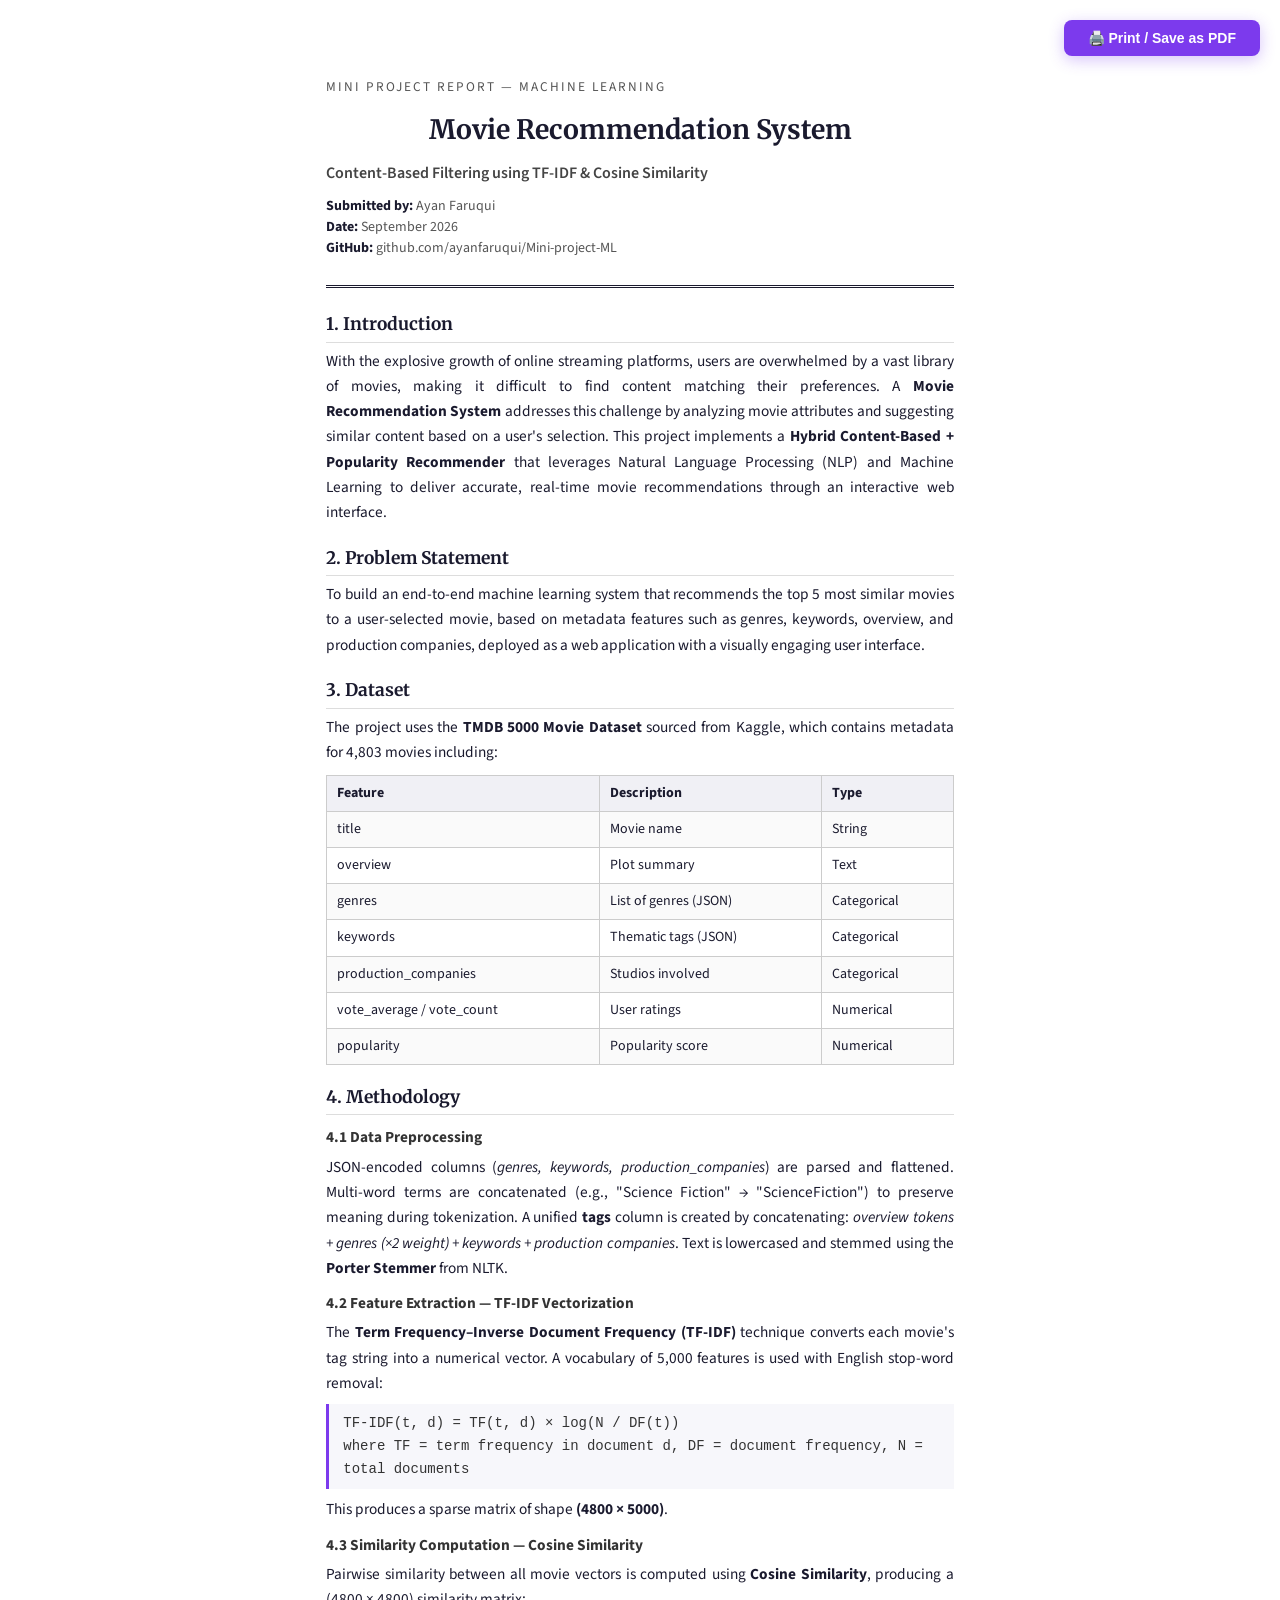
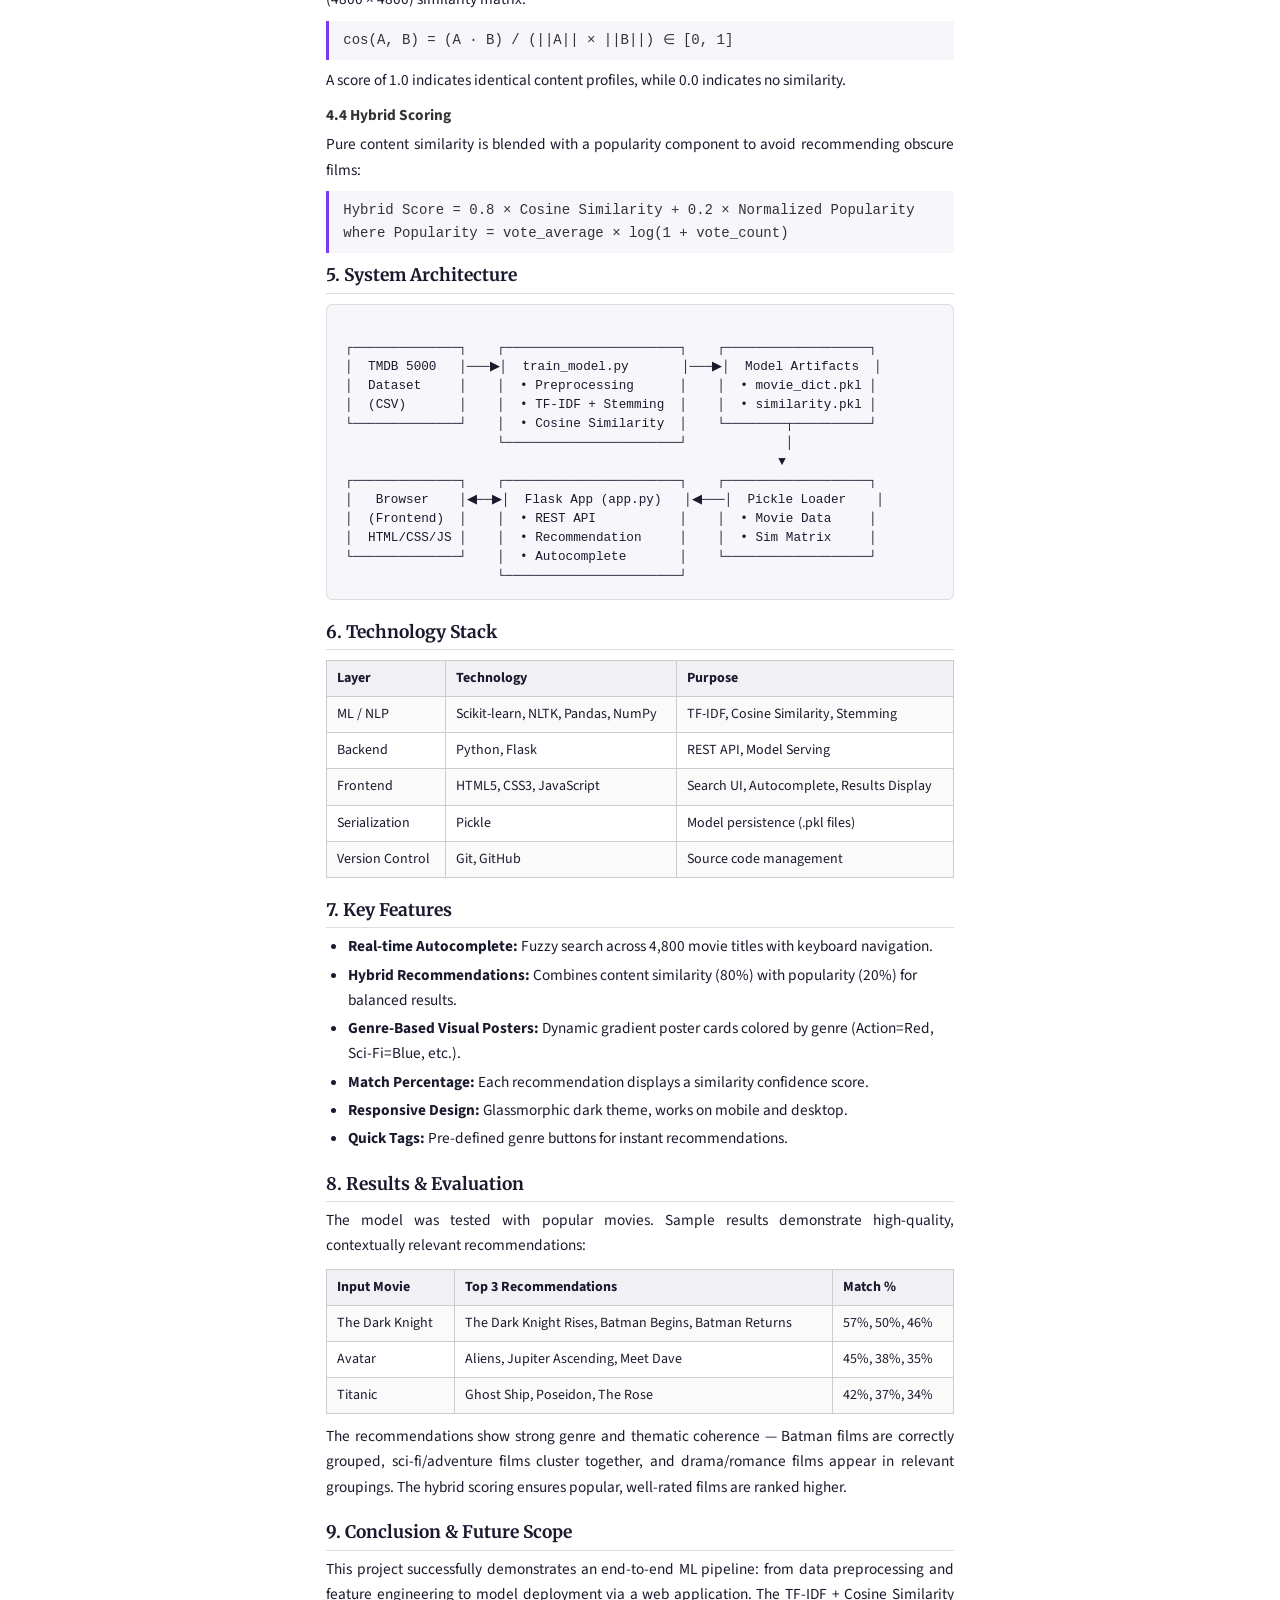
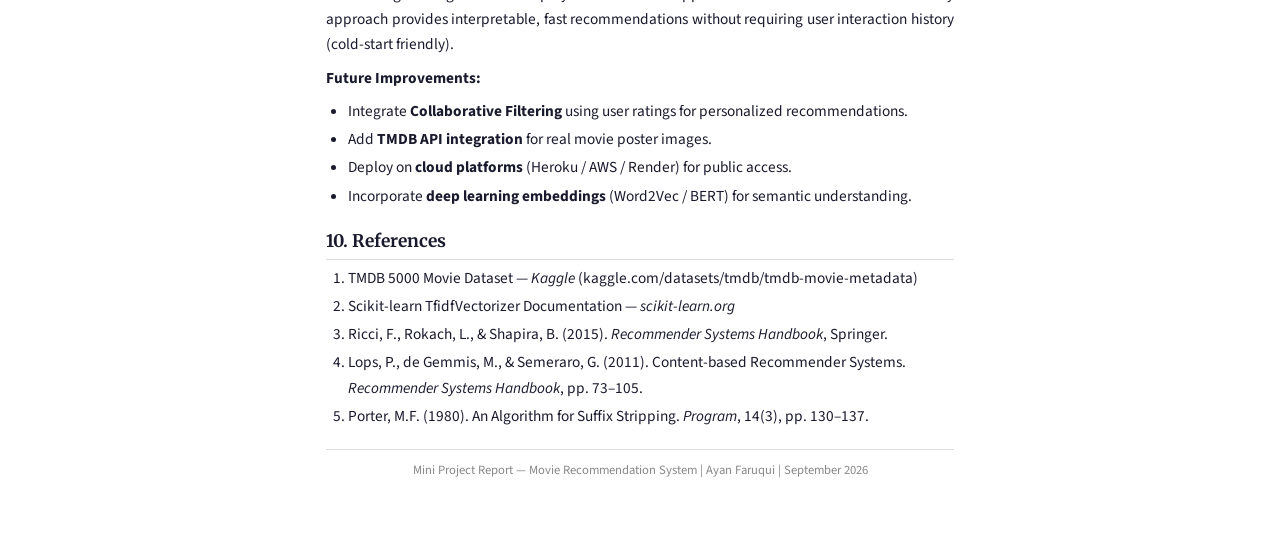
<file: Project_Report.html>
<!DOCTYPE html>
<html lang="en">
<head>
    <meta charset="UTF-8">
    <meta name="viewport" content="width=device-width, initial-scale=1.0">
    <title>Project Report - Movie Recommendation System</title>
    <style>
        @import url('https://fonts.googleapis.com/css2?family=Merriweather:wght@400;700&family=Source+Sans+3:wght@400;600;700&display=swap');

        * { margin: 0; padding: 0; box-sizing: border-box; }

        @page {
            size: A4;
            margin: 2cm 2.2cm;
        }

        body {
            font-family: 'Source Sans 3', 'Segoe UI', Arial, sans-serif;
            font-size: 11.5pt;
            line-height: 1.65;
            color: #1a1a2e;
            background: #fff;
            max-width: 210mm;
            margin: 0 auto;
            padding: 2cm 2.2cm;
        }

        /* ── Header / Title Block ──────────────────────────── */
        .report-header {
            text-align: center;
            border-bottom: 3px double #1a1a2e;
            padding-bottom: 18px;
            margin-bottom: 22px;
        }

        .report-header .institution {
            font-size: 10pt;
            text-transform: uppercase;
            letter-spacing: 2px;
            color: #555;
            margin-bottom: 4px;
        }

        .report-header h1 {
            font-family: 'Merriweather', Georgia, serif;
            font-size: 20pt;
            font-weight: 700;
            color: #1a1a2e;
            margin: 10px 0 8px;
        }

        .report-header .subtitle {
            font-size: 12pt;
            color: #444;
            font-weight: 600;
        }

        .report-header .author-info {
            font-size: 10.5pt;
            color: #555;
            margin-top: 10px;
            line-height: 1.5;
        }

        /* ── Section Headings ──────────────────────────────── */
        h2 {
            font-family: 'Merriweather', Georgia, serif;
            font-size: 13pt;
            font-weight: 700;
            color: #1a1a2e;
            margin-top: 18px;
            margin-bottom: 6px;
            border-bottom: 1.5px solid #ddd;
            padding-bottom: 3px;
        }

        h3 {
            font-size: 11.5pt;
            font-weight: 700;
            color: #333;
            margin-top: 10px;
            margin-bottom: 4px;
        }

        /* ── Body Text ─────────────────────────────────────── */
        p {
            text-align: justify;
            margin-bottom: 8px;
        }

        strong { color: #1a1a2e; }

        /* ── Lists ─────────────────────────────────────────── */
        ul, ol {
            margin-left: 22px;
            margin-bottom: 8px;
        }

        li { margin-bottom: 3px; }

        /* ── Table ─────────────────────────────────────────── */
        table {
            width: 100%;
            border-collapse: collapse;
            margin: 10px 0;
            font-size: 10.5pt;
        }

        table th, table td {
            border: 1px solid #ccc;
            padding: 6px 10px;
            text-align: left;
        }

        table th {
            background: #f0f0f5;
            font-weight: 700;
            color: #1a1a2e;
        }

        table tr:nth-child(even) { background: #fafafa; }

        /* ── Architecture Diagram (ASCII) ──────────────────── */
        .diagram {
            background: #f7f7fb;
            border: 1px solid #ddd;
            border-radius: 6px;
            padding: 14px 18px;
            font-family: 'Consolas', 'Courier New', monospace;
            font-size: 9.5pt;
            line-height: 1.5;
            margin: 10px 0;
            overflow-x: auto;
            white-space: pre;
        }

        /* ── Formula ───────────────────────────────────────── */
        .formula {
            background: #f7f7fb;
            border-left: 3px solid #7c3aed;
            padding: 8px 14px;
            margin: 8px 0;
            font-family: 'Consolas', monospace;
            font-size: 10.5pt;
            color: #333;
        }

        /* ── Page Break ────────────────────────────────────── */
        .page-break {
            page-break-before: always;
            margin-top: 0;
        }

        /* ── Footer ────────────────────────────────────────── */
        .report-footer {
            margin-top: 20px;
            padding-top: 10px;
            border-top: 1px solid #ddd;
            font-size: 9.5pt;
            color: #888;
            text-align: center;
        }

        /* ── Print Styles ──────────────────────────────────── */
        @media print {
            body { padding: 0; }
            .no-print { display: none; }
        }

        /* ── Print Button ──────────────────────────────────── */
        .print-btn {
            position: fixed;
            top: 20px;
            right: 20px;
            padding: 10px 24px;
            background: #7c3aed;
            color: #fff;
            border: none;
            border-radius: 8px;
            font-size: 14px;
            cursor: pointer;
            font-weight: 600;
            box-shadow: 0 4px 15px rgba(124,58,237,0.3);
            z-index: 100;
        }
        .print-btn:hover { background: #6d28d9; }
    </style>
</head>
<body>

<button class="print-btn no-print" onclick="window.print()">🖨️ Print / Save as PDF</button>

<!-- ════════════════════ PAGE 1 ════════════════════ -->

<div class="report-header">
    <p class="institution">Mini Project Report — Machine Learning</p>
    <h1>Movie Recommendation System</h1>
    <p class="subtitle">Content-Based Filtering using TF-IDF & Cosine Similarity</p>
    <p class="author-info">
        <strong>Submitted by:</strong> Ayan Faruqui<br>
        <strong>Date:</strong> September 2026<br>
        <strong>GitHub:</strong> github.com/ayanfaruqui/Mini-project-ML
    </p>
</div>

<h2>1. Introduction</h2>
<p>
    With the explosive growth of online streaming platforms, users are overwhelmed by a vast library of movies, making it difficult to find content matching their preferences. A <strong>Movie Recommendation System</strong> addresses this challenge by analyzing movie attributes and suggesting similar content based on a user's selection. This project implements a <strong>Hybrid Content-Based + Popularity Recommender</strong> that leverages Natural Language Processing (NLP) and Machine Learning to deliver accurate, real-time movie recommendations through an interactive web interface.
</p>

<h2>2. Problem Statement</h2>
<p>
    To build an end-to-end machine learning system that recommends the top 5 most similar movies to a user-selected movie, based on metadata features such as genres, keywords, overview, and production companies, deployed as a web application with a visually engaging user interface.
</p>

<h2>3. Dataset</h2>
<p>
    The project uses the <strong>TMDB 5000 Movie Dataset</strong> sourced from Kaggle, which contains metadata for 4,803 movies including:
</p>
<table>
    <tr><th>Feature</th><th>Description</th><th>Type</th></tr>
    <tr><td>title</td><td>Movie name</td><td>String</td></tr>
    <tr><td>overview</td><td>Plot summary</td><td>Text</td></tr>
    <tr><td>genres</td><td>List of genres (JSON)</td><td>Categorical</td></tr>
    <tr><td>keywords</td><td>Thematic tags (JSON)</td><td>Categorical</td></tr>
    <tr><td>production_companies</td><td>Studios involved</td><td>Categorical</td></tr>
    <tr><td>vote_average / vote_count</td><td>User ratings</td><td>Numerical</td></tr>
    <tr><td>popularity</td><td>Popularity score</td><td>Numerical</td></tr>
</table>

<h2>4. Methodology</h2>

<h3>4.1 Data Preprocessing</h3>
<p>
    JSON-encoded columns (<em>genres, keywords, production_companies</em>) are parsed and flattened. Multi-word terms are concatenated (e.g., "Science Fiction" → "ScienceFiction") to preserve meaning during tokenization. A unified <strong>tags</strong> column is created by concatenating: <em>overview tokens + genres (×2 weight) + keywords + production companies</em>. Text is lowercased and stemmed using the <strong>Porter Stemmer</strong> from NLTK.
</p>

<h3>4.2 Feature Extraction — TF-IDF Vectorization</h3>
<p>
    The <strong>Term Frequency–Inverse Document Frequency (TF-IDF)</strong> technique converts each movie's tag string into a numerical vector. A vocabulary of 5,000 features is used with English stop-word removal:
</p>
<div class="formula">
    TF-IDF(t, d) = TF(t, d) × log(N / DF(t))
    <br>where TF = term frequency in document d, DF = document frequency, N = total documents
</div>
<p>This produces a sparse matrix of shape <strong>(4800 × 5000)</strong>.</p>

<h3>4.3 Similarity Computation — Cosine Similarity</h3>
<p>
    Pairwise similarity between all movie vectors is computed using <strong>Cosine Similarity</strong>, producing a (4800 × 4800) similarity matrix:
</p>
<div class="formula">
    cos(A, B) = (A · B) / (||A|| × ||B||)     ∈ [0, 1]
</div>
<p>A score of 1.0 indicates identical content profiles, while 0.0 indicates no similarity.</p>

<h3>4.4 Hybrid Scoring</h3>
<p>
    Pure content similarity is blended with a popularity component to avoid recommending obscure films:
</p>
<div class="formula">
    Hybrid Score = 0.8 × Cosine Similarity + 0.2 × Normalized Popularity
    <br>where Popularity = vote_average × log(1 + vote_count)
</div>

<!-- ════════════════════ PAGE 2 ════════════════════ -->

<h2 class="page-break">5. System Architecture</h2>
<div class="diagram">
┌──────────────┐    ┌───────────────────────┐    ┌───────────────────┐
│  TMDB 5000   │───▶│  train_model.py       │───▶│  Model Artifacts  │
│  Dataset     │    │  • Preprocessing      │    │  • movie_dict.pkl │
│  (CSV)       │    │  • TF-IDF + Stemming  │    │  • similarity.pkl │
└──────────────┘    │  • Cosine Similarity  │    └────────┬──────────┘
                    └───────────────────────┘             │
                                                         ▼
┌──────────────┐    ┌───────────────────────┐    ┌───────────────────┐
│   Browser    │◀──▶│  Flask App (app.py)   │◀───│  Pickle Loader    │
│  (Frontend)  │    │  • REST API           │    │  • Movie Data     │
│  HTML/CSS/JS │    │  • Recommendation     │    │  • Sim Matrix     │
└──────────────┘    │  • Autocomplete       │    └───────────────────┘
                    └───────────────────────┘</div>

<h2>6. Technology Stack</h2>
<table>
    <tr><th>Layer</th><th>Technology</th><th>Purpose</th></tr>
    <tr><td>ML / NLP</td><td>Scikit-learn, NLTK, Pandas, NumPy</td><td>TF-IDF, Cosine Similarity, Stemming</td></tr>
    <tr><td>Backend</td><td>Python, Flask</td><td>REST API, Model Serving</td></tr>
    <tr><td>Frontend</td><td>HTML5, CSS3, JavaScript</td><td>Search UI, Autocomplete, Results Display</td></tr>
    <tr><td>Serialization</td><td>Pickle</td><td>Model persistence (.pkl files)</td></tr>
    <tr><td>Version Control</td><td>Git, GitHub</td><td>Source code management</td></tr>
</table>

<h2>7. Key Features</h2>
<ul>
    <li><strong>Real-time Autocomplete:</strong> Fuzzy search across 4,800 movie titles with keyboard navigation.</li>
    <li><strong>Hybrid Recommendations:</strong> Combines content similarity (80%) with popularity (20%) for balanced results.</li>
    <li><strong>Genre-Based Visual Posters:</strong> Dynamic gradient poster cards colored by genre (Action=Red, Sci-Fi=Blue, etc.).</li>
    <li><strong>Match Percentage:</strong> Each recommendation displays a similarity confidence score.</li>
    <li><strong>Responsive Design:</strong> Glassmorphic dark theme, works on mobile and desktop.</li>
    <li><strong>Quick Tags:</strong> Pre-defined genre buttons for instant recommendations.</li>
</ul>

<h2>8. Results & Evaluation</h2>
<p>The model was tested with popular movies. Sample results demonstrate high-quality, contextually relevant recommendations:</p>
<table>
    <tr><th>Input Movie</th><th>Top 3 Recommendations</th><th>Match %</th></tr>
    <tr><td>The Dark Knight</td><td>The Dark Knight Rises, Batman Begins, Batman Returns</td><td>57%, 50%, 46%</td></tr>
    <tr><td>Avatar</td><td>Aliens, Jupiter Ascending, Meet Dave</td><td>45%, 38%, 35%</td></tr>
    <tr><td>Titanic</td><td>Ghost Ship, Poseidon, The Rose</td><td>42%, 37%, 34%</td></tr>
</table>
<p>
    The recommendations show strong genre and thematic coherence — Batman films are correctly grouped, sci-fi/adventure films cluster together, and drama/romance films appear in relevant groupings. The hybrid scoring ensures popular, well-rated films are ranked higher.
</p>

<h2>9. Conclusion & Future Scope</h2>
<p>
    This project successfully demonstrates an end-to-end ML pipeline: from data preprocessing and feature engineering to model deployment via a web application. The TF-IDF + Cosine Similarity approach provides interpretable, fast recommendations without requiring user interaction history (cold-start friendly).
</p>
<p><strong>Future Improvements:</strong></p>
<ul>
    <li>Integrate <strong>Collaborative Filtering</strong> using user ratings for personalized recommendations.</li>
    <li>Add <strong>TMDB API integration</strong> for real movie poster images.</li>
    <li>Deploy on <strong>cloud platforms</strong> (Heroku / AWS / Render) for public access.</li>
    <li>Incorporate <strong>deep learning embeddings</strong> (Word2Vec / BERT) for semantic understanding.</li>
</ul>

<h2>10. References</h2>
<ol>
    <li>TMDB 5000 Movie Dataset — <em>Kaggle</em> (kaggle.com/datasets/tmdb/tmdb-movie-metadata)</li>
    <li>Scikit-learn TfidfVectorizer Documentation — <em>scikit-learn.org</em></li>
    <li>Ricci, F., Rokach, L., & Shapira, B. (2015). <em>Recommender Systems Handbook</em>, Springer.</li>
    <li>Lops, P., de Gemmis, M., & Semeraro, G. (2011). Content-based Recommender Systems. <em>Recommender Systems Handbook</em>, pp. 73–105.</li>
    <li>Porter, M.F. (1980). An Algorithm for Suffix Stripping. <em>Program</em>, 14(3), pp. 130–137.</li>
</ol>

<div class="report-footer">
    Mini Project Report — Movie Recommendation System | Ayan Faruqui | September 2026
</div>

</body>
</html>
</file>
